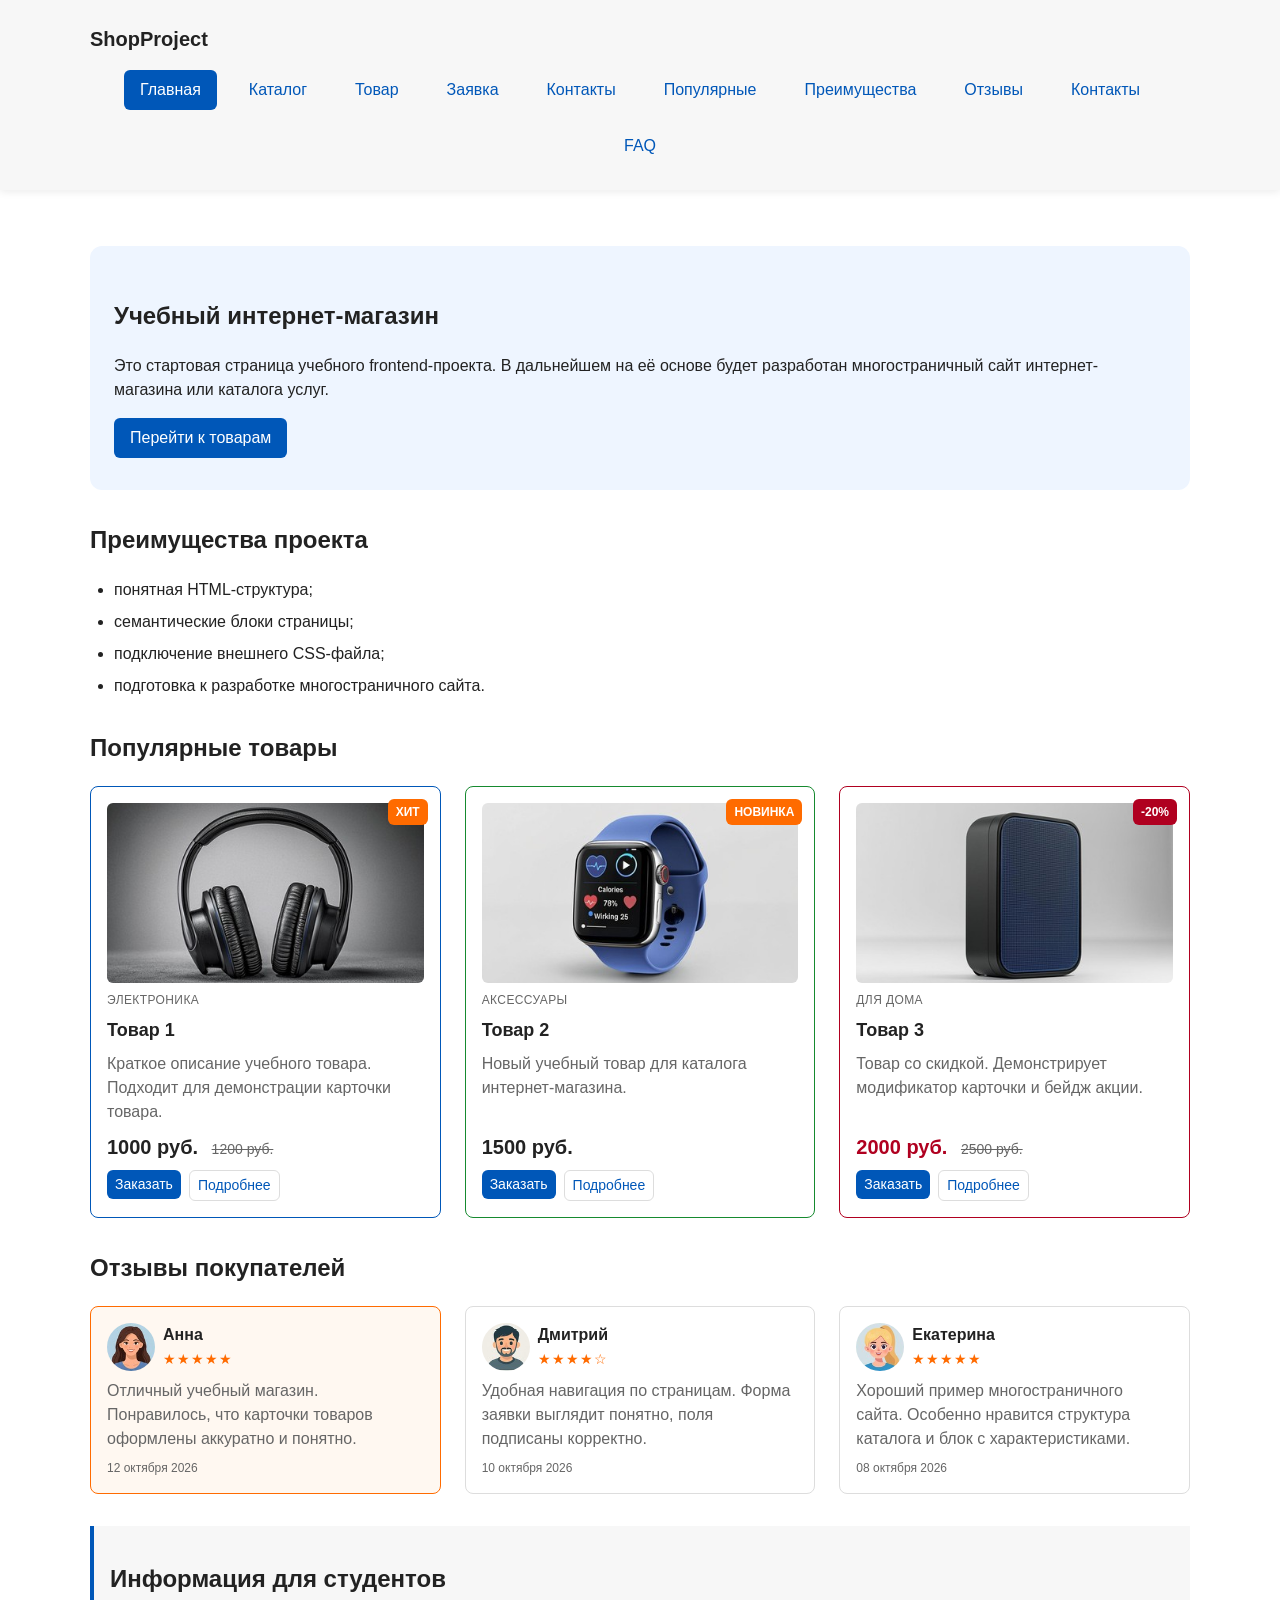
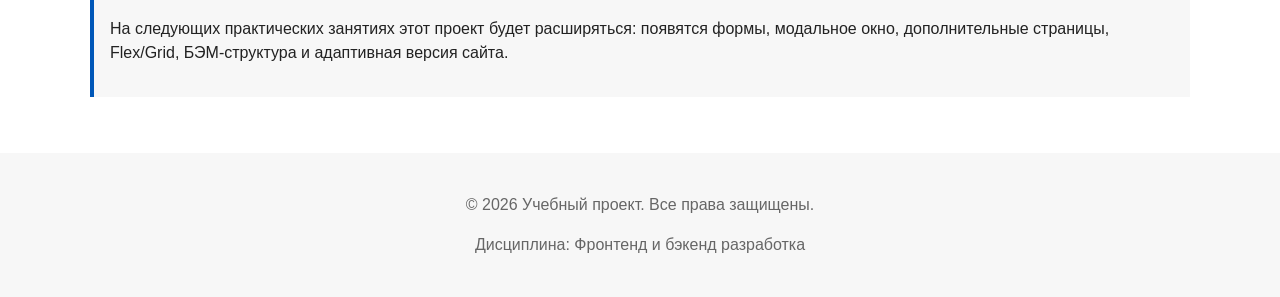
<file: index.html>
<!DOCTYPE html>
<html lang="ru">
<head>
    <meta charset="UTF-8">
    <meta name="viewport" content="width=device-width, initial-scale=1.0">
    <meta name="description" content="Главная страница учебного интернет-магазина.">
    <title>Главная — Учебный интернет-магазин</title>
    <link rel="stylesheet" href="css/style.css">
    <script src="js/main.js" defer></script>
</head>

<body>
   <header class="site-header">
    <div class="site-header__inner">
        <a class="site-header__logo" href="index.html">ShopProject</a>
            <nav class="site-nav" aria-label="Основная навигация">
                <ul class="site-nav__list">
                    <li class="site-nav__item">
                        <a class="site-nav__link site-nav__link--active" href="index.html">Главная</a>
                    </li>
                    <li class="site-nav__item">
                        <a class="site-nav__link" href="catalog.html">Каталог</a>
                    </li>
                    <li class="site-nav__item">
                        <a class="site-nav__link" href="product.html">Товар</a>
                    </li>
                    <li class="site-nav__item">
                        <a class="site-nav__link" href="order.html">Заявка</a>
                    </li>
                    <li class="site-nav__item">
                        <a class="site-nav__link" href="contacts.html">Контакты</a>
                    </li>
                    <li class="site-nav__item">
                        <a class="site-nav__link" href="index.html#popular">Популярные</a>
                    </li>
                    <li class="site-nav__item">
                        <a class="site-nav__link" href="index.html#advantages">Преимущества</a>
                    </li>
                    <li class="site-nav__item">
                        <a class="site-nav__link" href="index.html#reviews">Отзывы</a>
                    </li>
                    <li class="site-nav__item">
                        <a class="site-nav__link" href="index.html#contacts">Контакты</a>
                    </li>
                    <li class="site-nav__item">
                        <a class="site-nav__link" href="faq.html">FAQ</a>
                    </li>
                </ul>
            </nav>
        </div>
    </header>

    <main>
        <section class="hero">
            <h1>Учебный интернет-магазин</h1>
            <p>Это стартовая страница учебного frontend-проекта. В дальнейшем на её основе будет разработан многостраничный сайт интернет-магазина или каталога услуг.</p>
            <a class="button button--primary" href="#popular">Перейти к товарам</a>
        </section>

        <section class="section" id="advantages">
            <h2>Преимущества проекта</h2>
            <ul class="advantages">
                <li class="advantages__item">понятная HTML-структура;</li>
                <li class="advantages__item">семантические блоки страницы;</li>
                <li class="advantages__item">подключение внешнего CSS-файла;</li>
                <li class="advantages__item">подготовка к разработке многостраничного сайта.</li>
            </ul>
        </section>

        <section class="section" id="popular">
            <h2>Популярные товары</h2>

            <div class="products-grid">
                <article class="product-card product-card--featured">
                    <span class="product-card__badge">Хит</span>
                    <img
                        class="product-card__img"
                        src="images/product-1.jpg"
                        alt="Фотография товара 1"
                        width="400"
                        height="240"
                        loading="lazy"
                    >
                    <p class="product-card__category">Электроника</p>
                    <h3 class="product-card__title">Товар 1</h3>
                    <p class="product-card__description">
                        Краткое описание учебного товара. Подходит для демонстрации карточки товара.
                    </p>
                    <p class="product-card__price">
                        1000 руб.
                        <span class="product-card__old-price">1200 руб.</span>
                    </p>
                    <div class="product-card__actions">
                        <button
                            class="button button--primary product-card__button"
                            type="button"
                            data-product="Товар 1"
                        >
                            Заказать
                        </button>
                        <a class="button button--ghost" href="product.html">Подробнее</a>
                    </div>
                </article>

                <article class="product-card product-card--new">
                    <span class="product-card__badge product-card__badge--new">Новинка</span>
                    <img
                        class="product-card__img"
                        src="images/product-2.jpg"
                        alt="Фотография товара 2"
                        width="400"
                        height="240"
                        loading="lazy"
                    >
                    <p class="product-card__category">Аксессуары</p>
                    <h3 class="product-card__title">Товар 2</h3>
                    <p class="product-card__description">
                        Новый учебный товар для каталога интернет-магазина.
                    </p>
                    <p class="product-card__price">1500 руб.</p>
                    <div class="product-card__actions">
                        <button
                            class="button button--primary product-card__button"
                            type="button"
                            data-product="Товар 2"
                        >
                            Заказать
                        </button>
                        <a class="button button--ghost" href="product.html">Подробнее</a>
                    </div>
                </article>

                <article class="product-card product-card--discount">
                    <span class="product-card__badge product-card__badge--sale">-20%</span>
                    <img
                        class="product-card__img"
                        src="images/product-3.jpg"
                        alt="Фотография товара 3"
                        width="400"
                        height="240"
                        loading="lazy"
                    >
                    <p class="product-card__category">Для дома</p>
                    <h3 class="product-card__title">Товар 3</h3>
                    <p class="product-card__description">
                        Товар со скидкой. Демонстрирует модификатор карточки и бейдж акции.
                    </p>
                    <p class="product-card__price product-card__price--discount">
                        2000 руб.
                        <span class="product-card__old-price">2500 руб.</span>
                    </p>
                    <div class="product-card__actions">
                        <button
                            class="button button--primary product-card__button"
                            type="button"
                            data-product="Товар 3"
                        >
                            Заказать
                        </button>
                        <a class="button button--ghost" href="product.html">Подробнее</a>
                    </div>
                </article>
            </div>
        </section>

        <section class="section" id="reviews">
            <h2>Отзывы покупателей</h2>

            <div class="reviews-grid">
                <article class="review-card review-card--highlight">
                    <div class="review-card__header">
                        <img
                            class="review-card__avatar"
                            src="images/review-1.jpg"
                            alt="Фотография автора отзыва"
                            width="80"
                            height="80"
                            loading="lazy"
                        >
                        <div>
                            <p class="review-card__author">Анна</p>
                            <span class="review-card__rating" aria-label="Оценка 5 из 5">★★★★★</span>
                        </div>
                    </div>
                    <p class="review-card__text">
                        Отличный учебный магазин. Понравилось, что карточки товаров оформлены аккуратно и понятно.
                    </p>
                    <p class="review-card__date">12 октября 2026</p>
                </article>

                <article class="review-card">
                    <div class="review-card__header">
                        <img
                            class="review-card__avatar"
                            src="images/review-2.jpg"
                            alt="Фотография автора отзыва"
                            width="80"
                            height="80"
                            loading="lazy"
                        >
                        <div>
                            <p class="review-card__author">Дмитрий</p>
                            <span class="review-card__rating" aria-label="Оценка 4 из 5">★★★★☆</span>
                        </div>
                    </div>
                    <p class="review-card__text">
                        Удобная навигация по страницам. Форма заявки выглядит понятно, поля подписаны корректно.
                    </p>
                    <p class="review-card__date">10 октября 2026</p>
                </article>

                <article class="review-card">
                    <div class="review-card__header">
                        <img
                            class="review-card__avatar"
                            src="images/review-3.jpg"
                            alt="Фотография автора отзыва"
                            width="80"
                            height="80"
                            loading="lazy"
                        >
                        <div>
                            <p class="review-card__author">Екатерина</p>
                            <span class="review-card__rating" aria-label="Оценка 5 из 5">★★★★★</span>
                        </div>
                    </div>
                    <p class="review-card__text">
                        Хороший пример многостраничного сайта. Особенно нравится структура каталога и блок с характеристиками.
                    </p>
                    <p class="review-card__date">08 октября 2026</p>
                </article>
            </div>
        </section>

        <aside class="aside-info">
            <h2>Информация для студентов</h2>
            <p>На следующих практических занятиях этот проект будет расширяться: появятся формы, модальное окно, дополнительные страницы, Flex/Grid, БЭМ-структура и адаптивная версия сайта.</p>
        </aside>
    </main>

    <footer class="site-footer" id="contacts">
        <p>&copy; 2026 Учебный проект. Все права защищены.</p>
        <p>Дисциплина: Фронтенд и бэкенд разработка</p>
    </footer>

    <button class="scroll-top-button" id="scroll-top-button" type="button" aria-label="Наверх">
        ↑
    </button>

    <dialog class="order-dialog" id="order-dialog" aria-labelledby="order-dialog-title">
        <h2 class="order-dialog__title" id="order-dialog-title">Оформление заявки</h2>

        <form class="order-form" id="order-form" action="#" method="post" novalidate>
            <input class="order-form__hidden" id="selected-product" name="selected-product" type="hidden">

            <div class="order-form__field">
                <label class="order-form__label" for="order-name">Имя</label>
                <input class="order-form__input" id="order-name" name="name" type="text" placeholder="Введите ваше имя" minlength="2" autocomplete="given-name" required>
            </div>

            <div class="order-form__field">
                <label class="order-form__label" for="order-email">E-mail</label>
                <input class="order-form__input" id="order-email" name="email" type="email" placeholder="example@mail.ru" autocomplete="email" required>
            </div>

            <div class="order-form__field">
                <label class="order-form__label" for="order-phone">Телефон</label>
                <input class="order-form__input" id="order-phone" name="phone" type="tel" inputmode="tel" placeholder="+7(900) 000-00-00" pattern="^\+7\(\d{3}\)\d{3}-\d{2}-\d{2}$" required>
                <small class="order-form__hint">Формат: +7(900) 000-00-00</small>
            </div>

            <div class="order-form__field">
                <label class="order-form__label" for="order-date">Дата связи</label>
                <input class="order-form__input" id="order-date" name="date" type="date">
            </div>

            <div class="order-form__field">
                <label class="order-form__label" for="order-topic">Тема заявки</label>
                <select class="order-form__select" id="order-topic" name="topic" required>
                    <option value="">Выберите тему</option>
                    <option value="product">Заказ товара</option>
                    <option value="consultation">Консультация</option>
                    <option value="delivery">Доставка</option>
                </select>
            </div>

            <div class="order-form__field">
                <label class="order-form__label" for="order-comment">Комментарий</label>
                <textarea class="order-form__textarea" id="order-comment" name="comment" rows="4" placeholder="Укажите дополнительную информацию"></textarea>
            </div>

            <div class="order-form__field order-form__field--checkbox">
                <label class="order-form__label order-form__label--checkbox">
                    <input class="order-form__checkbox" id="order-agreement" name="agreement" type="checkbox" required>
                    Я согласен на обработку данных
                </label>
            </div>

            <div class="order-form__actions">
                <button class="button button--secondary" type="button" id="close-order-dialog">Закрыть</button>
                <button class="button button--primary" type="submit">Отправить заявку</button>
            </div>
        </form>
    </dialog>

    <p class="success-message" id="success-message" hidden>
        Форма успешно отправлена!
    </p>
</body>
</html>
</file>
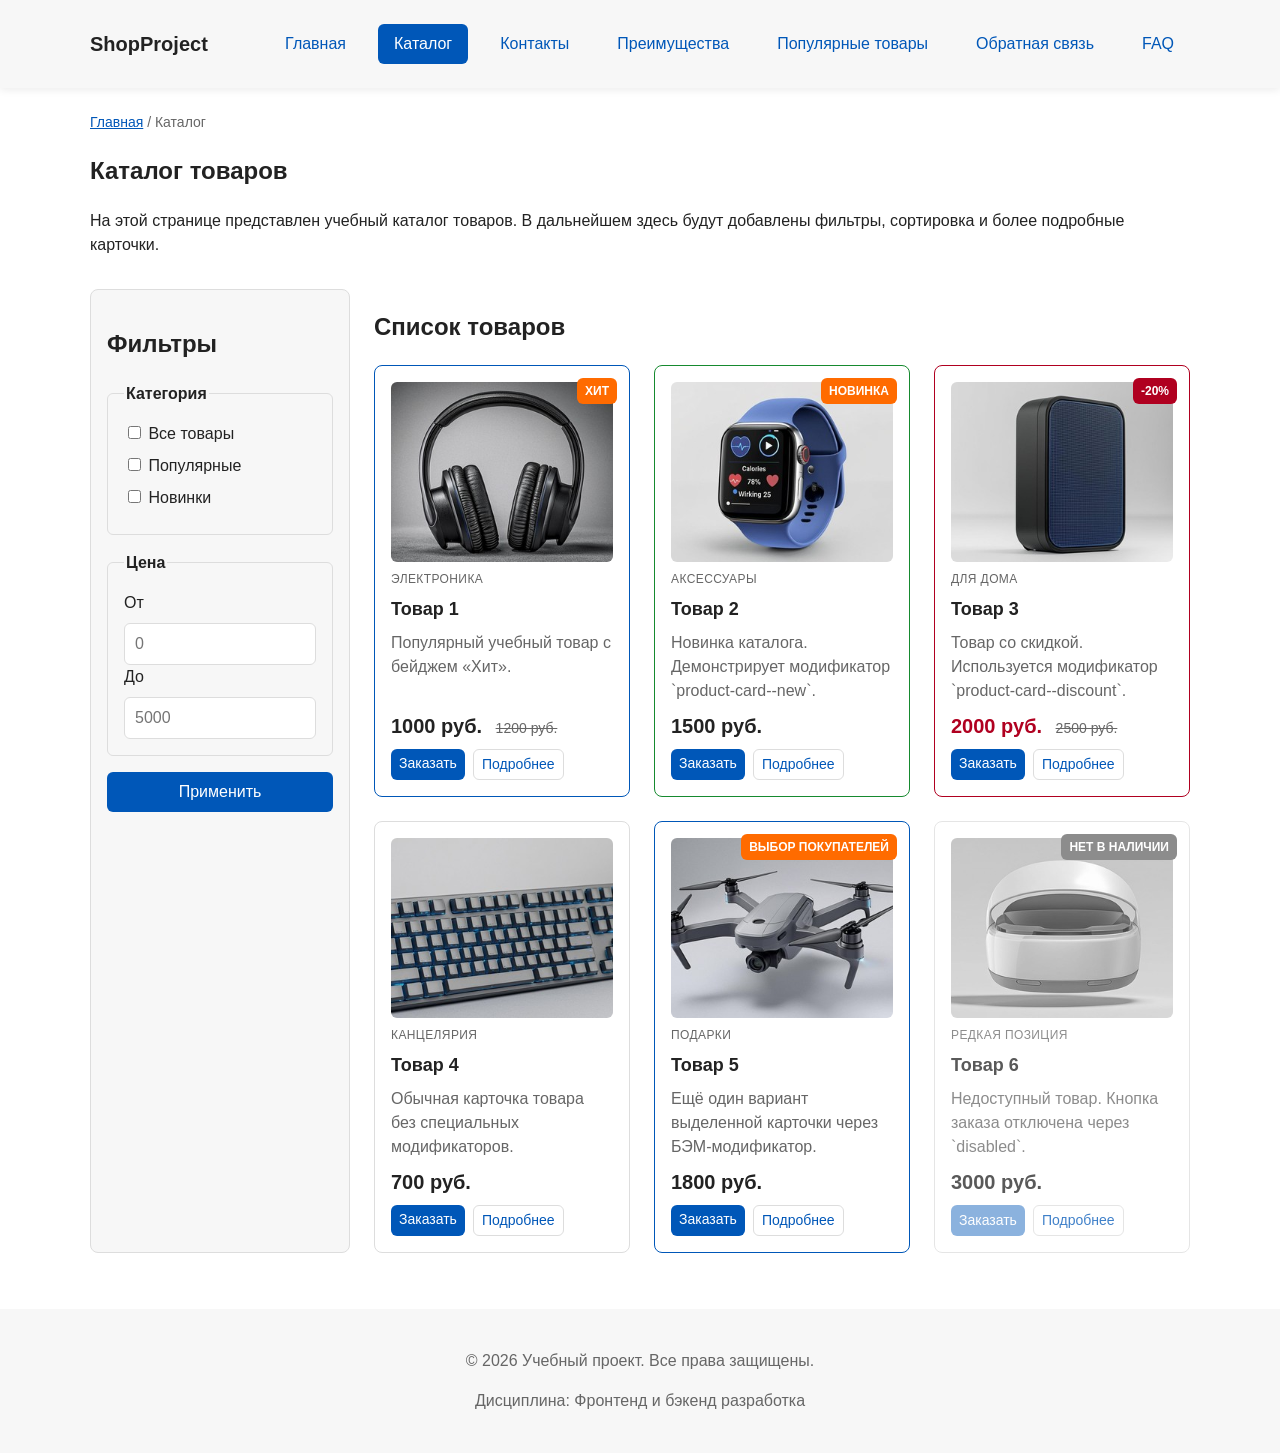
<file: catalog.html>
<!DOCTYPE html>
<html lang="ru">
<head>
    <meta charset="UTF-8">
    <meta name="viewport" content="width=device-width, initial-scale=1.0">
    <meta name="description" content="Каталог товаров учебного интернет-магазина.">
    <title>Каталог товаров — Учебный интернет-магазин</title>
    <link rel="stylesheet" href="css/style.css">
    <script src="js/main.js" defer></script>
</head>

<button class="scroll-top-button" id="scroll-top-button" type="button" aria-label="Наверх">↑</button>

<body>
    <header class="site-header">
        <div class="site-header__inner">
            <a class="site-header__logo" href="index.html">ShopProject</a>
            <nav class="site-nav" aria-label="Основная навигация">
                <ul class="site-nav__list">
                    <li class="site-nav__item">
                        <a class="site-nav__link" href="index.html">Главная</a>
                    </li>
                    <li class="site-nav__item">
                        <a class="site-nav__link site-nav__link--active" href="catalog.html">Каталог</a>
                    </li>
                    <li class="site-nav__item">
                        <a class="site-nav__link" href="contacts.html">Контакты</a>
                    </li>
                    <li class="site-nav__item">
                        <a class="site-nav__link" href="index.html#advantages">Преимущества</a>
                    </li>
                    <li class="site-nav__item">
                        <a class="site-nav__link" href="index.html#popular">Популярные товары</a>
                    </li>
                    <li class="site-nav__item">
                        <a class="site-nav__link" href="index.html#contacts">Обратная связь</a>
                    </li>
                    <li class="site-nav__item">
                        <a class="site-nav__link" href="faq.html">FAQ</a>
                    </li>
                </ul>
            </nav>
        </div>
    </header>

    <main>
        <nav class="breadcrumbs" aria-label="Хлебные крошки">
            <a class="breadcrumbs__link" href="index.html">Главная</a>
            <span class="breadcrumbs__current">Каталог</span>
        </nav>

        <section class="section">
            <h1>Каталог товаров</h1>
            <p>
                На этой странице представлен учебный каталог товаров.
                В дальнейшем здесь будут добавлены фильтры, сортировка и более
                подробные карточки.
            </p>
        </section>

        <section class="catalog-layout">
            <aside class="catalog-filters">
                <h2>Фильтры</h2>
                <form class="filters-form" action="#" method="get">
                    <fieldset class="filters-form__fieldset">
                        <legend class="filters-form__legend">Категория</legend>
                        <label class="filters-form__label">
                            <input class="filters-form__checkbox" type="checkbox" name="category" value="all">
                            Все товары
                        </label>
                        <label class="filters-form__label">
                            <input class="filters-form__checkbox" type="checkbox" name="category" value="popular">
                            Популярные
                        </label>
                        <label class="filters-form__label">
                            <input class="filters-form__checkbox" type="checkbox" name="category" value="new">
                            Новинки
                        </label>
                    </fieldset>

                    <fieldset class="filters-form__fieldset">
                        <legend class="filters-form__legend">Цена</legend>
                        <label class="filters-form__label" for="price-from">От</label>
                        <input class="filters-form__input" id="price-from" name="price-from" type="number" min="0" placeholder="0">
                        <label class="filters-form__label" for="price-to">До</label>
                        <input class="filters-form__input" id="price-to" name="price-to" type="number" min="0" placeholder="5000">
                    </fieldset>

                    <button class="button button--primary" type="submit">Применить</button>
                </form>
            </aside>

            <section class="catalog-products">
                <h2>Список товаров</h2>
                <div class="products-grid">
                    <article class="product-card product-card--featured">
                        <span class="product-card__badge">Хит</span>
                        <img
                            class="product-card__img"
                            src="images/product-1.jpg"
                            alt="Фотография товара 1"
                            width="400"
                            height="240"
                            loading="lazy"
                        >
                        <p class="product-card__category">Электроника</p>
                        <h3 class="product-card__title">Товар 1</h3>
                        <p class="product-card__description">
                            Популярный учебный товар с бейджем «Хит».
                        </p>
                        <p class="product-card__price">
                            1000 руб.
                            <span class="product-card__old-price">1200 руб.</span>
                        </p>
                        <div class="product-card__actions">
                            <a class="button button--primary" href="order.html">Заказать</a>
                            <a class="button button--ghost" href="product.html">Подробнее</a>
                        </div>
                    </article>

                    <article class="product-card product-card--new">
                        <span class="product-card__badge product-card__badge--new">Новинка</span>
                        <img
                            class="product-card__img"
                            src="images/product-2.jpg"
                            alt="Фотография товара 2"
                            width="400"
                            height="240"
                            loading="lazy"
                        >
                        <p class="product-card__category">Аксессуары</p>
                        <h3 class="product-card__title">Товар 2</h3>
                        <p class="product-card__description">
                            Новинка каталога. Демонстрирует модификатор `product-card--new`.
                        </p>
                        <p class="product-card__price">1500 руб.</p>
                        <div class="product-card__actions">
                            <a class="button button--primary" href="order.html">Заказать</a>
                            <a class="button button--ghost" href="product.html">Подробнее</a>
                        </div>
                    </article>

                    <article class="product-card product-card--discount">
                        <span class="product-card__badge product-card__badge--sale">-20%</span>
                        <img
                            class="product-card__img"
                            src="images/product-3.jpg"
                            alt="Фотография товара 3"
                            width="400"
                            height="240"
                            loading="lazy"
                        >
                        <p class="product-card__category">Для дома</p>
                        <h3 class="product-card__title">Товар 3</h3>
                        <p class="product-card__description">
                            Товар со скидкой. Используется модификатор `product-card--discount`.
                        </p>
                        <p class="product-card__price product-card__price--discount">
                            2000 руб.
                            <span class="product-card__old-price">2500 руб.</span>
                        </p>
                        <div class="product-card__actions">
                            <a class="button button--primary" href="order.html">Заказать</a>
                            <a class="button button--ghost" href="product.html">Подробнее</a>
                        </div>
                    </article>

                    <article class="product-card">
                        <img
                            class="product-card__img"
                            src="images/product-4.jpg"
                            alt="Фотография товара 4"
                            width="400"
                            height="240"
                            loading="lazy"
                        >
                        <p class="product-card__category">Канцелярия</p>
                        <h3 class="product-card__title">Товар 4</h3>
                        <p class="product-card__description">
                            Обычная карточка товара без специальных модификаторов.
                        </p>
                        <p class="product-card__price">700 руб.</p>
                        <div class="product-card__actions">
                            <a class="button button--primary" href="order.html">Заказать</a>
                            <a class="button button--ghost" href="product.html">Подробнее</a>
                        </div>
                    </article>

                    <article class="product-card product-card--featured">
                        <span class="product-card__badge">Выбор покупателей</span>
                        <img
                            class="product-card__img"
                            src="images/product-5.jpg"
                            alt="Фотография товара 5"
                            width="400"
                            height="240"
                            loading="lazy"
                        >
                        <p class="product-card__category">Подарки</p>
                        <h3 class="product-card__title">Товар 5</h3>
                        <p class="product-card__description">
                            Ещё один вариант выделенной карточки через БЭМ-модификатор.
                        </p>
                        <p class="product-card__price">1800 руб.</p>
                        <div class="product-card__actions">
                            <a class="button button--primary" href="order.html">Заказать</a>
                            <a class="button button--ghost" href="product.html">Подробнее</a>
                        </div>
                    </article>

                    <article class="product-card product-card--unavailable">
                        <span class="product-card__badge product-card__badge--out">Нет в наличии</span>
                        <img
                            class="product-card__img"
                            src="images/product-6.jpg"
                            alt="Фотография товара 6"
                            width="400"
                            height="240"
                            loading="lazy"
                        >
                        <p class="product-card__category">Редкая позиция</p>
                        <h3 class="product-card__title">Товар 6</h3>
                        <p class="product-card__description">
                            Недоступный товар. Кнопка заказа отключена через `disabled`.
                        </p>
                        <p class="product-card__price">3000 руб.</p>
                        <div class="product-card__actions">
                            <button class="button button--primary" type="button" disabled>Заказать</button>
                            <a class="button button--ghost" href="product.html">Подробнее</a>
                        </div>
                    </article>
                </div>
            </section>
        </section>
    </main>

    <footer class="site-footer">
        <p>&copy; 2026 Учебный проект. Все права защищены.</p>
        <p>Дисциплина: Фронтенд и бэкенд разработка</p>
    </footer>
</body>
</html>
</file>
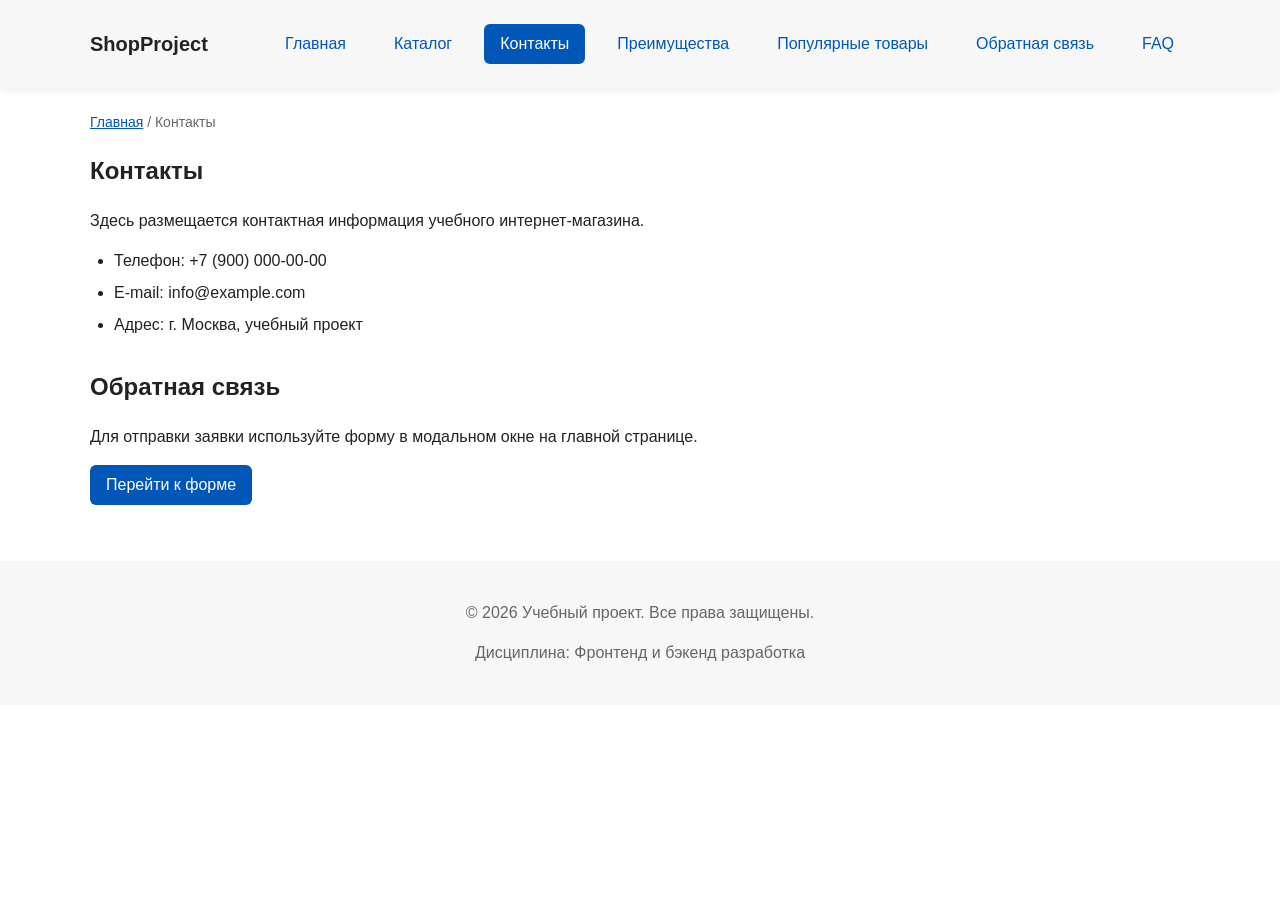
<file: contacts.html>
<!DOCTYPE html>
<html lang="ru">
<head>
    <meta charset="UTF-8">
    <meta name="viewport" content="width=device-width, initial-scale=1.0">
    <meta name="description" content="Контактная информация учебного интернет-магазина.">
    <title>Контакты — Учебный интернет-магазин</title>
    <link rel="stylesheet" href="css/style.css">
    <script src="js/main.js" defer></script>
</head>

<button class="scroll-top-button" id="scroll-top-button" type="button" aria-label="Наверх">↑</button>

<body>
    <header class="site-header">
        <div class="site-header__inner">
            <a class="site-header__logo" href="index.html">ShopProject</a>
            <nav class="site-nav" aria-label="Основная навигация">
                <ul class="site-nav__list">
                    <li class="site-nav__item">
                        <a class="site-nav__link" href="index.html">Главная</a>
                    </li>
                    <li class="site-nav__item">
                        <a class="site-nav__link" href="catalog.html">Каталог</a>
                    </li>
                    <li class="site-nav__item">
                        <a class="site-nav__link site-nav__link--active" href="contacts.html">Контакты</a>
                    </li>
                    <li class="site-nav__item">
                        <a class="site-nav__link" href="index.html#advantages">Преимущества</a>
                    </li>
                    <li class="site-nav__item">
                        <a class="site-nav__link" href="index.html#popular">Популярные товары</a>
                    </li>
                    <li class="site-nav__item">
                        <a class="site-nav__link" href="index.html#contacts">Обратная связь</a>
                    </li>
                    <li class="site-nav__item">
                        <a class="site-nav__link" href="faq.html">FAQ</a>
                    </li>
                </ul>
            </nav>
        </div>
    </header>

    <main>
        <nav class="breadcrumbs" aria-label="Хлебные крошки">
            <a class="breadcrumbs__link" href="index.html">Главная</a>
            <span class="breadcrumbs__current">Контакты</span>
        </nav>

        <section class="section">
            <h1>Контакты</h1>
            <p>
                Здесь размещается контактная информация учебного интернет-магазина.
            </p>
            <ul class="contacts-list">
                <li class="contacts-list__item">Телефон: +7 (900) 000-00-00</li>
                <li class="contacts-list__item">E-mail: info@example.com</li>
                <li class="contacts-list__item">Адрес: г. Москва, учебный проект</li>
            </ul>
        </section>

        <section class="section" id="feedback">
            <h2>Обратная связь</h2>
            <p>
                Для отправки заявки используйте форму в модальном окне на главной странице.
            </p>
            <a class="button button--primary" href="index.html#contacts">Перейти к форме</a>
        </section>
    </main>

    <footer class="site-footer">
        <p>&copy; 2026 Учебный проект. Все права защищены.</p>
        <p>Дисциплина: Фронтенд и бэкенд разработка</p>
    </footer>
</body>
</html>
</file>
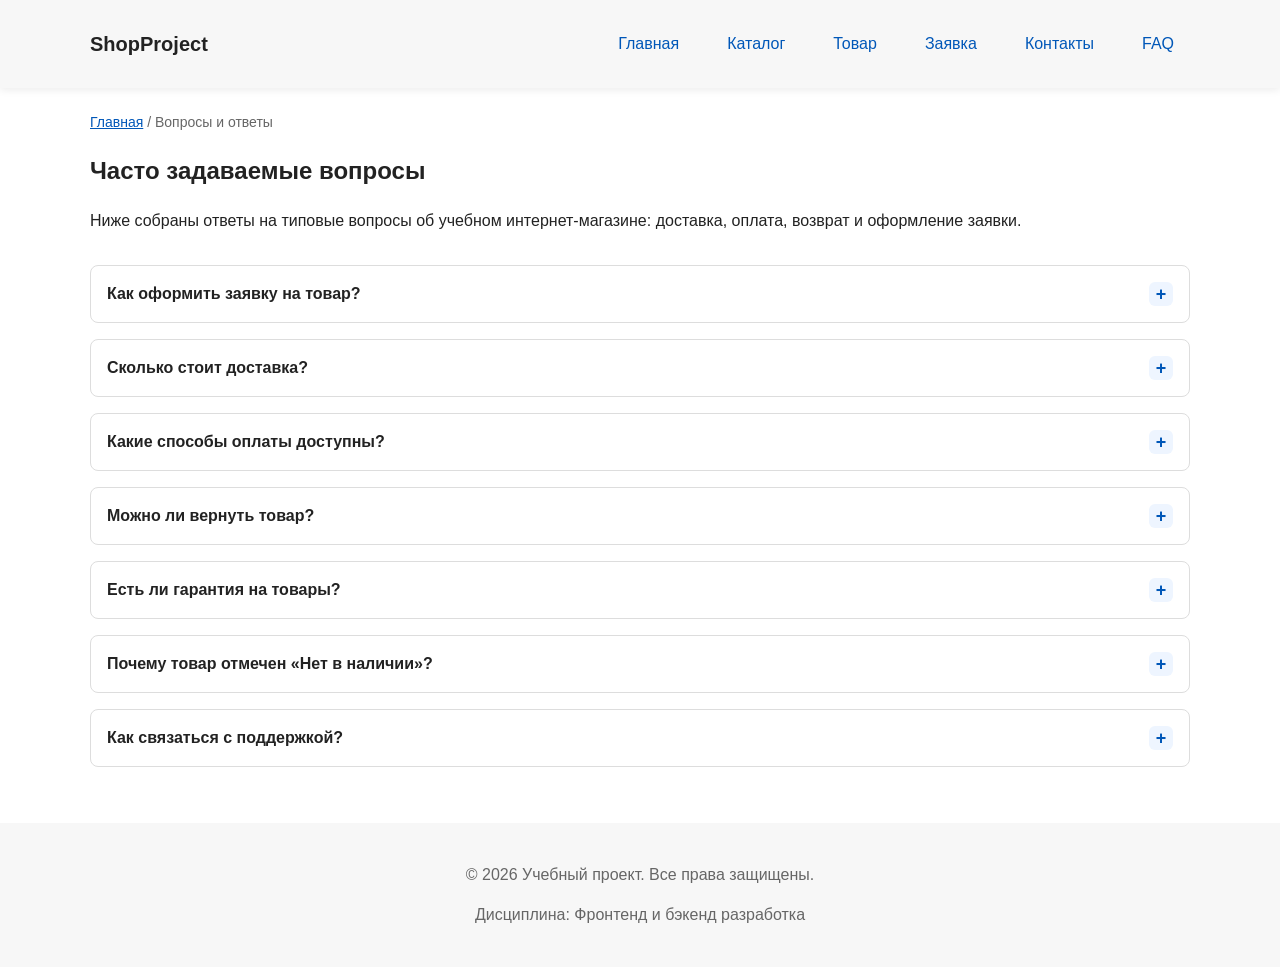
<file: faq.html>
<!DOCTYPE html>
<html lang="ru">
<head>
    <meta charset="UTF-8">
    <meta name="viewport" content="width=device-width, initial-scale=1.0">
    <meta name="description" content="Часто задаваемые вопросы учебного интернет-магазина: доставка, оплата, возврат и оформление заявки.">
    <title>Вопросы и ответы — Учебный интернет-магазин</title>
    <link rel="stylesheet" href="css/style.css">
    <script src="js/main.js" defer></script>
</head>

<body>
    <header class="site-header">
        <div class="site-header__inner">
            <a class="site-header__logo" href="index.html">ShopProject</a>
            <nav class="site-nav" aria-label="Основная навигация">
                <ul class="site-nav__list">
                    <li class="site-nav__item">
                        <a class="site-nav__link" href="index.html">Главная</a>
                    </li>
                    <li class="site-nav__item">
                        <a class="site-nav__link" href="catalog.html">Каталог</a>
                    </li>
                    <li class="site-nav__item">
                        <a class="site-nav__link" href="product.html">Товар</a>
                    </li>
                    <li class="site-nav__item">
                        <a class="site-nav__link" href="order.html">Заявка</a>
                    </li>
                    <li class="site-nav__item">
                        <a class="site-nav__link" href="contacts.html">Контакты</a>
                    </li>
                    <li class="site-nav__item">
                        <a class="site-nav__link" href="faq.html">FAQ</a>
                    </li>
                </ul>
            </nav>
        </div>
    </header>

    <main>
        <nav class="breadcrumbs" aria-label="Хлебные крошки">
            <a class="breadcrumbs__link" href="index.html">Главная</a>
            <span class="breadcrumbs__current">Вопросы и ответы</span>
        </nav>

        <section class="section">
            <h1>Часто задаваемые вопросы</h1>
            <p>
                Ниже собраны ответы на типовые вопросы об учебном интернет-магазине:
                доставка, оплата, возврат и оформление заявки.
            </p>
        </section>

        <section class="faq" aria-label="Вопросы и ответы">
            <div class="faq__list">

                <details class="faq__item">
                    <summary class="faq__question">Как оформить заявку на товар?</summary>
                    <div class="faq__answer">
                        <p>
                            Откройте карточку товара в каталоге и нажмите «Заказать» —
                            откроется модальное окно с формой. Также заявка доступна
                            на отдельной странице <a href="order.html">«Заявка»</a>.
                        </p>
                    </div>
                </details>

                <details class="faq__item">
                    <summary class="faq__question">Сколько стоит доставка?</summary>
                    <div class="faq__answer">
                        <p>
                            Стоимость зависит от тарифа. Базовая доставка бесплатна,
                            стандартный тариф — 199 руб., премиум — 399 руб.
                            Подробное сравнение тарифов приведено в таблице
                            на странице заявки.
                        </p>
                    </div>
                </details>

                <details class="faq__item">
                    <summary class="faq__question">Какие способы оплаты доступны?</summary>
                    <div class="faq__answer">
                        <p>
                            В учебном проекте реализована только форма заявки без
                            реального платежа. В боевом магазине здесь были бы
                            банковская карта, СБП и оплата при получении.
                        </p>
                    </div>
                </details>

                <details class="faq__item">
                    <summary class="faq__question">Можно ли вернуть товар?</summary>
                    <div class="faq__answer">
                        <p>
                            Да. Для возврата оформите заявку с темой «Консультация»
                            и укажите номер заказа в комментарии. Менеджер свяжется
                            с вами в рабочее время.
                        </p>
                    </div>
                </details>

                <details class="faq__item">
                    <summary class="faq__question">Есть ли гарантия на товары?</summary>
                    <div class="faq__answer">
                        <p>
                            Гарантия указана в таблице характеристик каждой карточки
                            товара. Например, на «Товар 1» — 12 месяцев, на
                            аксессуары — 6 месяцев.
                        </p>
                    </div>
                </details>

                <details class="faq__item">
                    <summary class="faq__question">Почему товар отмечен «Нет в наличии»?</summary>
                    <div class="faq__answer">
                        <p>
                            Такие карточки используют модификатор
                            <code>product-card--unavailable</code>: изображение
                            обесцвечено, а кнопка заказа отключена через
                            <code>disabled</code>. Это демонстрация состояний
                            интерфейса.
                        </p>
                    </div>
                </details>

                <details class="faq__item">
                    <summary class="faq__question">Как связаться с поддержкой?</summary>
                    <div class="faq__answer">
                        <p>
                            Телефон, e-mail и адрес указаны на странице
                            <a href="contacts.html">«Контакты»</a>. Там же есть
                            ссылка на форму обратной связи.
                        </p>
                    </div>
                </details>

            </div>
        </section>
    </main>

    <footer class="site-footer">
        <p>&copy; 2026 Учебный проект. Все права защищены.</p>
        <p>Дисциплина: Фронтенд и бэкенд разработка</p>
    </footer>

    <button class="scroll-top-button" id="scroll-top-button" type="button" aria-label="Наверх">↑</button>
</body>
</html>
</file>
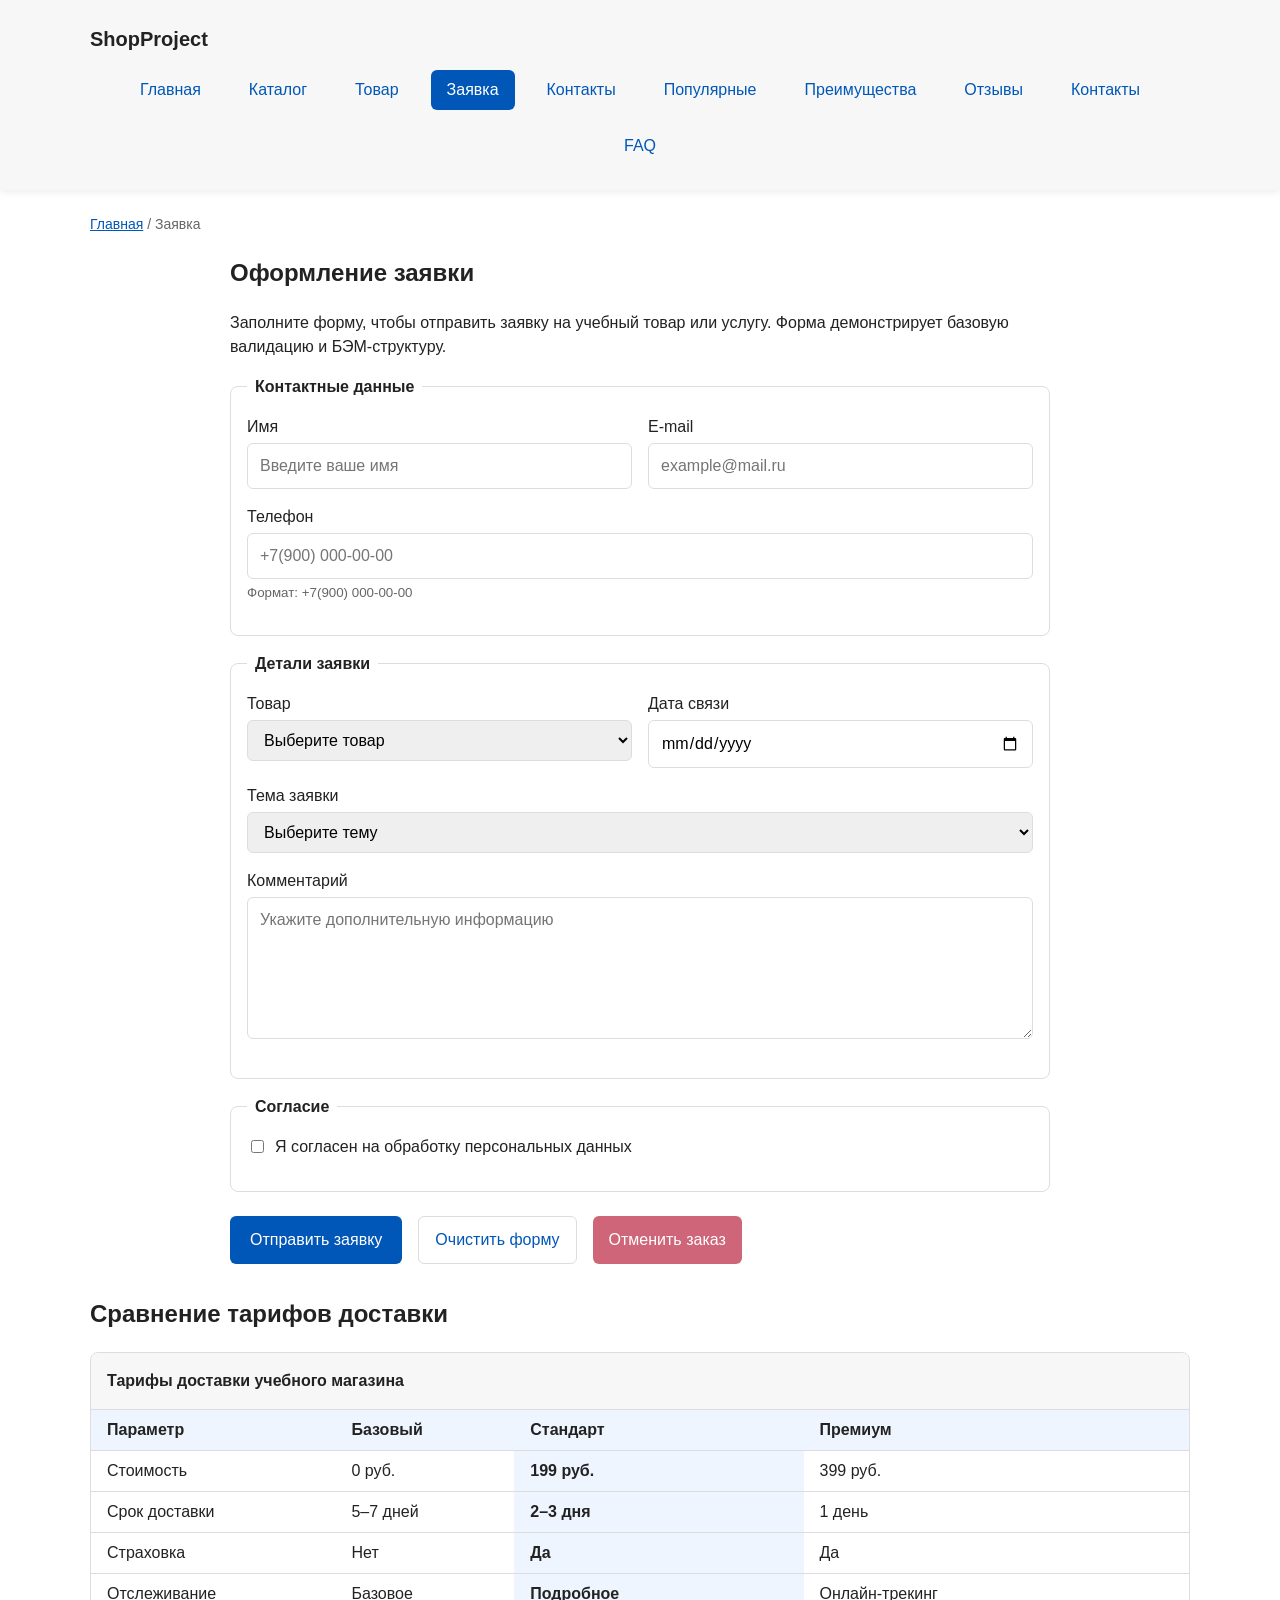
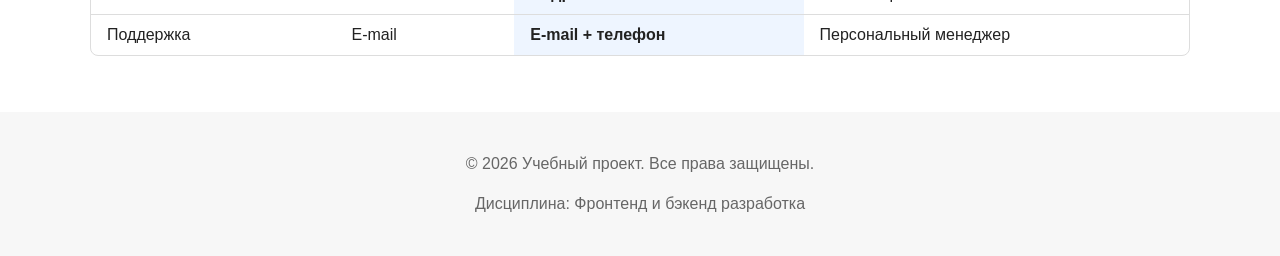
<file: order.html>
<!DOCTYPE html>
<html lang="ru">
<head>
    <meta charset="UTF-8">
    <meta name="viewport" content="width=device-width, initial-scale=1.0">
    <meta name="description" content="Страница оформления заявки учебного интернет-магазина.">
    <title>Оформление заявки — Учебный интернет-магазин</title>
    <link rel="stylesheet" href="css/style.css">
    <script src="js/main.js" defer></script>
</head>

<body>
    <header class="site-header">
        <div class="site-header__inner">
            <a class="site-header__logo" href="index.html">ShopProject</a>

            <nav class="site-nav" aria-label="Основная навигация">
                <ul class="site-nav__list">
                    <li class="site-nav__item">
                        <a class="site-nav__link" href="index.html">Главная</a>
                    </li>
                    <li class="site-nav__item">
                        <a class="site-nav__link" href="catalog.html">Каталог</a>
                    </li>
                    <li class="site-nav__item">
                        <a class="site-nav__link" href="product.html">Товар</a>
                    </li>
                    <li class="site-nav__item">
                        <a class="site-nav__link site-nav__link--active" href="order.html">Заявка</a>
                    </li>
                    <li class="site-nav__item">
                        <a class="site-nav__link" href="contacts.html">Контакты</a>
                    </li>
                    <li class="site-nav__item">
                        <a class="site-nav__link" href="index.html#popular">Популярные</a>
                    </li>
                    <li class="site-nav__item">
                        <a class="site-nav__link" href="index.html#advantages">Преимущества</a>
                    </li>
                    <li class="site-nav__item">
                        <a class="site-nav__link" href="index.html#reviews">Отзывы</a>
                    </li>
                    <li class="site-nav__item">
                        <a class="site-nav__link" href="index.html#contacts">Контакты</a>
                    </li>
                    <li class="site-nav__item">
                        <a class="site-nav__link" href="faq.html">FAQ</a>
                    </li>
                </ul>
            </nav>
        </div>
    </header>

    <main>
        <nav class="breadcrumbs" aria-label="Хлебные крошки">
            <a class="breadcrumbs__link" href="index.html">Главная</a>
            <span class="breadcrumbs__current">Заявка</span>
        </nav>

        <section class="order-page">
            <h1>Оформление заявки</h1>
            <p>
                Заполните форму, чтобы отправить заявку на учебный товар или услугу.
                Форма демонстрирует базовую валидацию и БЭМ-структуру.
            </p>

            <form class="order-form" action="#" method="post" novalidate>
                <fieldset class="order-form__fieldset">
                    <legend class="order-form__legend">Контактные данные</legend>

                    <div class="order-form__row">
                        <div class="order-form__field">
                            <label class="order-form__label" for="order-name">Имя</label>
                            <input
                                class="order-form__input"
                                id="order-name"
                                name="name"
                                type="text"
                                placeholder="Введите ваше имя"
                                minlength="2"
                                autocomplete="given-name"
                                required
                            >
                        </div>

                        <div class="order-form__field">
                            <label class="order-form__label" for="order-email">E-mail</label>
                            <input
                                class="order-form__input"
                                id="order-email"
                                name="email"
                                type="email"
                                placeholder="example@mail.ru"
                                autocomplete="email"
                                required
                            >
                        </div>
                    </div>

                    <div class="order-form__field">
                        <label class="order-form__label" for="order-phone">Телефон</label>
                        <input
                            class="order-form__input"
                            id="order-phone"
                            name="phone"
                            type="tel"
                            inputmode="tel"
                            placeholder="+7(900) 000-00-00"
                            pattern="^\+7\(\d{3}\)\d{3}-\d{2}-\d{2}$"
                            required
                        >
                        <small class="order-form__hint">Формат: +7(900) 000-00-00</small>
                    </div>
                </fieldset>

                <fieldset class="order-form__fieldset">
                    <legend class="order-form__legend">Детали заявки</legend>

                    <div class="order-form__row">
                        <div class="order-form__field">
                            <label class="order-form__label" for="order-product">Товар</label>
                            <select class="order-form__select" id="order-product" name="product" required>
                                <option value="">Выберите товар</option>
                                <option value="Товар 1">Товар 1</option>
                                <option value="Товар 2">Товар 2</option>
                                <option value="Товар 3">Товар 3</option>
                                <option value="Товар 4">Товар 4</option>
                            </select>
                        </div>

                        <div class="order-form__field">
                            <label class="order-form__label" for="order-date">Дата связи</label>
                            <input
                                class="order-form__input"
                                id="order-date"
                                name="date"
                                type="date"
                            >
                        </div>
                    </div>

                    <div class="order-form__field">
                        <label class="order-form__label" for="order-topic">Тема заявки</label>
                        <select class="order-form__select" id="order-topic" name="topic" required>
                            <option value="">Выберите тему</option>
                            <option value="product">Заказ товара</option>
                            <option value="consultation">Консультация</option>
                            <option value="delivery">Доставка</option>
                        </select>
                    </div>

                    <div class="order-form__field">
                        <label class="order-form__label" for="order-comment">Комментарий</label>
                        <textarea
                            class="order-form__textarea"
                            id="order-comment"
                            name="comment"
                            rows="5"
                            placeholder="Укажите дополнительную информацию"
                        ></textarea>
                    </div>
                </fieldset>

                <fieldset class="order-form__fieldset">
                    <legend class="order-form__legend">Согласие</legend>

                    <div class="order-form__field order-form__field--checkbox">
                        <label class="order-form__label order-form__label--checkbox">
                            <input
                                class="order-form__checkbox"
                                id="order-agreement"
                                name="agreement"
                                type="checkbox"
                                required
                            >
                            Я согласен на обработку персональных данных
                        </label>
                    </div>
                </fieldset>

                <div class="order-form__actions">
                    <button class="button button--primary button--large" type="submit">
                        Отправить заявку
                    </button>
                    <button class="button button--ghost" type="reset">
                        Очистить форму
                    </button>
                    <button class="button button--danger" type="button" disabled>
                        Отменить заказ
                    </button>
                </div>
            </form>

            <p class="success-message" id="success-message" hidden>
                Форма успешно отправлена!
            </p>
        </section>

        <section class="section">
            <h2>Сравнение тарифов доставки</h2>

            <div class="table-wrapper">
                <table class="data-table comparison-table">
                    <caption>Тарифы доставки учебного магазина</caption>
                    <thead>
                        <tr>
                            <th scope="col">Параметр</th>
                            <th scope="col">Базовый</th>
                            <th scope="col">Стандарт</th>
                            <th scope="col">Премиум</th>
                        </tr>
                    </thead>
                    <tbody>
                        <tr>
                            <td>Стоимость</td>
                            <td>0 руб.</td>
                            <td class="comparison-table__cell--selected">199 руб.</td>
                            <td>399 руб.</td>
                        </tr>
                        <tr>
                            <td>Срок доставки</td>
                            <td>5–7 дней</td>
                            <td class="comparison-table__cell--selected">2–3 дня</td>
                            <td>1 день</td>
                        </tr>
                        <tr>
                            <td>Страховка</td>
                            <td>Нет</td>
                            <td class="comparison-table__cell--selected">Да</td>
                            <td>Да</td>
                        </tr>
                        <tr>
                            <td>Отслеживание</td>
                            <td>Базовое</td>
                            <td class="comparison-table__cell--selected">Подробное</td>
                            <td>Онлайн-трекинг</td>
                        </tr>
                        <tr>
                            <td>Поддержка</td>
                            <td>E-mail</td>
                            <td class="comparison-table__cell--selected">E-mail + телефон</td>
                            <td>Персональный менеджер</td>
                        </tr>
                    </tbody>
                </table>
            </div>
        </section>
    </main>

    <footer class="site-footer">
        <p>&copy; 2026 Учебный проект. Все права защищены.</p>
        <p>Дисциплина: Фронтенд и бэкенд разработка</p>
    </footer>

    <button class="scroll-top-button" id="scroll-top-button" type="button" aria-label="Наверх">
        ↑
    </button>
</body>
</html>
</file>
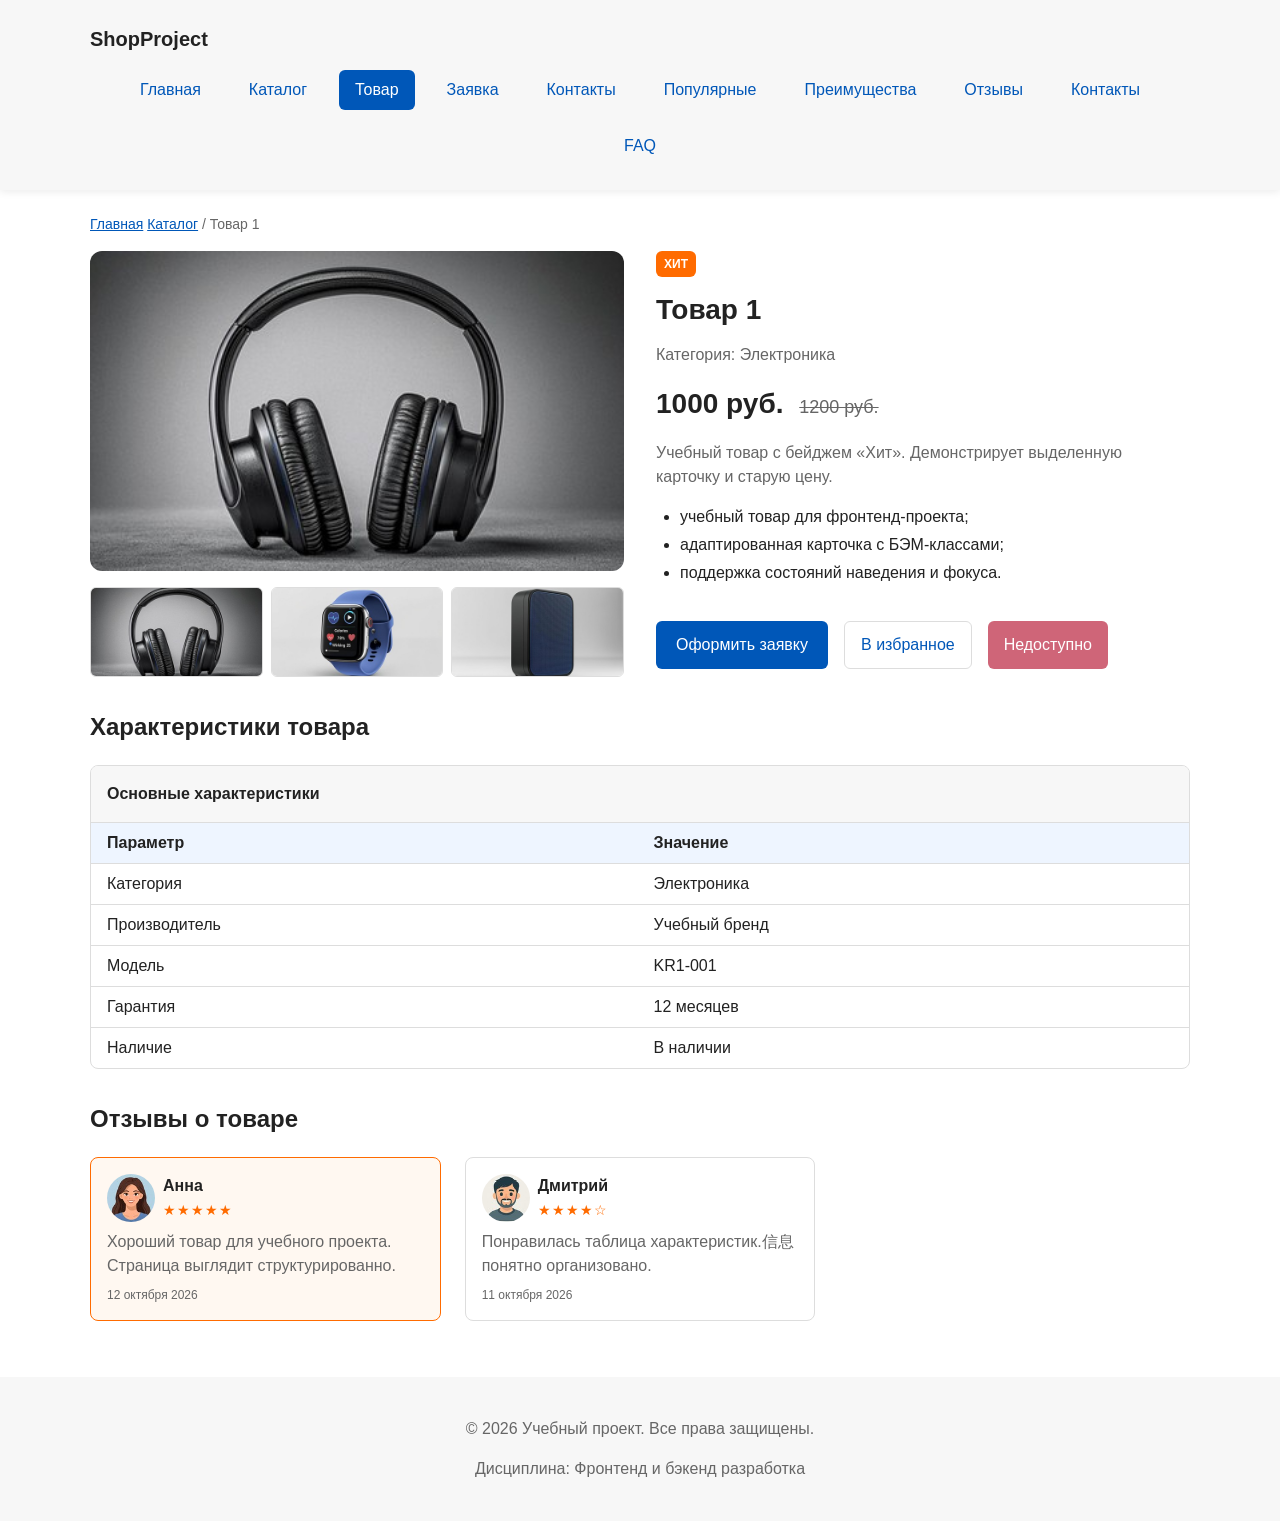
<file: product.html>
<!DOCTYPE html>
<html lang="ru">
<head>
    <meta charset="UTF-8">
    <meta name="viewport" content="width=device-width, initial-scale=1.0">
    <meta name="description" content="Страница карточки товара учебного интернет-магазина.">
    <title>Карточка товара — Учебный интернет-магазин</title>
    <link rel="stylesheet" href="css/style.css">
    <script src="js/main.js" defer></script>
</head>

<body>
    <header class="site-header">
        <div class="site-header__inner">
            <a class="site-header__logo" href="index.html">ShopProject</a>

            <nav class="site-nav" aria-label="Основная навигация">
                <ul class="site-nav__list">
                    <li class="site-nav__item">
                        <a class="site-nav__link" href="index.html">Главная</a>
                    </li>
                    <li class="site-nav__item">
                        <a class="site-nav__link" href="catalog.html">Каталог</a>
                    </li>
                    <li class="site-nav__item">
                        <a class="site-nav__link site-nav__link--active" href="product.html">Товар</a>
                    </li>
                    <li class="site-nav__item">
                        <a class="site-nav__link" href="order.html">Заявка</a>
                    </li>
                    <li class="site-nav__item">
                        <a class="site-nav__link" href="contacts.html">Контакты</a>
                    </li>
                    <li class="site-nav__item">
                        <a class="site-nav__link" href="index.html#popular">Популярные</a>
                    </li>
                    <li class="site-nav__item">
                        <a class="site-nav__link" href="index.html#advantages">Преимущества</a>
                    </li>
                    <li class="site-nav__item">
                        <a class="site-nav__link" href="index.html#reviews">Отзывы</a>
                    </li>
                    <li class="site-nav__item">
                        <a class="site-nav__link" href="index.html#contacts">Контакты</a>
                    </li>
                    <li class="site-nav__item">
                        <a class="site-nav__link" href="faq.html">FAQ</a>
                    </li>
                </ul>
            </nav>
        </div>
    </header>

    <main>
        <nav class="breadcrumbs" aria-label="Хлебные крошки">
            <a class="breadcrumbs__link" href="index.html">Главная</a>
            <a class="breadcrumbs__link" href="catalog.html">Каталог</a>
            <span class="breadcrumbs__current">Товар 1</span>
        </nav>

        <article class="product-detail">
            <div class="product-detail__media">
                <img
                    class="product-detail__image"
                    src="images/product-detail.jpg"
                    alt="Основное изображение товара 1"
                    width="800"
                    height="500"
                    loading="lazy"
                >

                <div class="product-detail__thumbs">
                    <img
                        class="product-detail__thumb"
                        src="images/product-1.jpg"
                        alt="Миниатюра товара 1, вариант 1"
                        width="400"
                        height="240"
                        loading="lazy"
                    >
                    <img
                        class="product-detail__thumb"
                        src="images/product-2.jpg"
                        alt="Миниатюра товара 1, вариант 2"
                        width="400"
                        height="240"
                        loading="lazy"
                    >
                    <img
                        class="product-detail__thumb"
                        src="images/product-3.jpg"
                        alt="Миниатюра товара 1, вариант 3"
                        width="400"
                        height="240"
                        loading="lazy"
                    >
                </div>
            </div>

            <div class="product-detail__info">
                <div class="product-detail__badges">
                    <span class="badge">Хит</span>
                    <span class="badge badge--new">Новинка</span>
                    <span class="badge badge--muted">В наличии</span>
                </div>

                <h1 class="product-detail__title">Товар 1</h1>

                <p class="product-detail__category">
                    Категория: Электроника
                </p>

                <p class="product-detail__price">
                    1000 руб.
                    <span class="product-detail__price--old">1200 руб.</span>
                </p>

                <p class="product-detail__description">
                    Это страница отдельной карточки товара. Здесь показаны изображение,
                    описание, цена, характеристики и кнопки действия. Такая структура
                    подходит для контрольной работы по многостраничному HTML/CSS-сайту.
                </p>

                <ul class="product-detail__features">
                    <li>учебный товар для фронтенд-проекта;</li>
                    <li>адаптированная карточка с БЭМ-классами;</li>
                    <li>поддержка состояний наведения и фокуса;</li>
                    <li>корректные подписи изображений через `alt`.</li>
                </ul>

                <div class="product-detail__actions">
                    <a class="button button--primary button--large" href="order.html">
                        Оформить заявку
                    </a>
                    <button class="button button--ghost" type="button">
                        В избранное
                    </button>
                    <button class="button button--danger" type="button" disabled>
                        Недоступно
                    </button>
                </div>
            </div>
        </article>

        <section class="section" id="characteristics">
            <h2>Характеристики товара</h2>

            <div class="table-wrapper">
                <table class="data-table">
                    <caption>Основные характеристики</caption>
                    <thead>
                        <tr>
                            <th scope="col">Параметр</th>
                            <th scope="col">Значение</th>
                        </tr>
                    </thead>
                    <tbody>
                        <tr>
                            <td>Категория</td>
                            <td>Электроника</td>
                        </tr>
                        <tr>
                            <td>Производитель</td>
                            <td>Учебный бренд</td>
                        </tr>
                        <tr>
                            <td>Модель</td>
                            <td>KR1-001</td>
                        </tr>
                        <tr>
                            <td>Цена</td>
                            <td>1000 руб.</td>
                        </tr>
                        <tr>
                            <td>Наличие</td>
                            <td>В наличии</td>
                        </tr>
                        <tr>
                            <td>Гарантия</td>
                            <td>12 месяцев</td>
                        </tr>
                    </tbody>
                </table>
            </div>
        </section>

        <section class="section" id="product-reviews">
            <h2>Отзывы о товаре</h2>

            <div class="reviews-grid">
                <article class="review-card review-card--highlight">
                    <div class="review-card__header">
                        <img
                            class="review-card__avatar"
                            src="images/review-1.jpg"
                            alt="Фотография автора отзыва"
                            width="80"
                            height="80"
                            loading="lazy"
                        >
                        <div>
                            <p class="review-card__author">Анна</p>
                            <span class="review-card__rating" aria-label="Оценка 5 из 5">★★★★★</span>
                        </div>
                    </div>
                    <p class="review-card__text">
                        Хороший товар для учебного проекта. Страница выглядит структурированно.
                    </p>
                    <p class="review-card__date">12 октября 2026</p>
                </article>

                <article class="review-card">
                    <div class="review-card__header">
                        <img
                            class="review-card__avatar"
                            src="images/review-2.jpg"
                            alt="Фотография автора отзыва"
                            width="80"
                            height="80"
                            loading="lazy"
                        >
                        <div>
                            <p class="review-card__author">Дмитрий</p>
                            <span class="review-card__rating" aria-label="Оценка 4 из 5">★★★★☆</span>
                        </div>
                    </div>
                    <p class="review-card__text">
                        Понравилась таблица характеристик.信息 понятно организовано.
                    </p>
                    <p class="review-card__date">11 октября 2026</p>
                </article>
            </div>
        </section>
    </main>

    <footer class="site-footer">
        <p>&copy; 2026 Учебный проект. Все права защищены.</p>
        <p>Дисциплина: Фронтенд и бэкенд разработка</p>
    </footer>

    <button class="scroll-top-button" id="scroll-top-button" type="button" aria-label="Наверх">
        ↑
    </button>
</body>
</html>
</file>
<file: css/style.css>
/*===============================
1. Переменные проекта
===============================*/
:root {
    --color-bg: #ffffff;
    --color-text: #222222;
    --color-muted: #666666;
    --color-primary: #0057b8;
    --color-primary-dark: #003f86;
    --color-border: #dddddd;
    --color-surface: #f7f7f7;
    --color-surface-accent: #eef5ff;
    --color-danger: #b00020;
    --color-success: #168a2f;
    --color-success-bg: #eefaf0;
    --color-white: #ffffff;
    --color-badge: #ff6b00;
    --color-badge-sale: #b00020;

    --space-xs: 4px;
    --space-sm: 8px;
    --space-md: 16px;
    --space-lg: 24px;
    --space-xl: 32px;

    --radius-sm: 6px;
    --radius-md: 8px;
    --radius-lg: 12px;

    --container-width: 1100px;
}

/*===============================
2. Базовые стили
===============================*/
* {
    box-sizing: border-box;
}

html {
    scroll-behavior: smooth;
}

:target {
    outline: 2px dashed var(--color-primary);
    outline-offset: 4px;
}

body {
    margin: 0;
    font-family: Arial, sans-serif;
    line-height: 1.5;
    color: var(--color-text);
    background-color: var(--color-bg);
}

main,
footer {
    padding: var(--space-lg);
}

/*===============================
3. Общие элементы интерфейса
===============================*/
a {
    color: var(--color-primary);
}

a:hover {
    color: var(--color-primary-dark);
}

a:focus-visible {
    outline: 2px solid var(--color-primary);
    outline-offset: 3px;
}

.button {
    display: inline-block;
    padding: var(--space-sm) var(--space-md);
    border: none;
    border-radius: var(--radius-sm);
    font: inherit;
    text-decoration: none;
    cursor: pointer;
}

.button--primary {
    color: var(--color-white);
    background-color: var(--color-primary);
}

.button--primary:hover {
    background-color: var(--color-primary-dark);
}

.button--secondary {
    color: var(--color-primary);
    background-color: transparent;
    border: 1px solid var(--color-primary);
}

.button--secondary:hover {
    color: var(--color-white);
    background-color: var(--color-primary);
}

.button:focus-visible {
    outline: 2px solid var(--color-primary);
    outline-offset: 3px;
}

.button:disabled,
.button--disabled {
    opacity: 0.6;
    cursor: not-allowed;
}

/*===============================
4. Блок site-header
===============================*/
.site-header {
    position: sticky;
    top: 0;
    z-index: 900;
    background-color: var(--color-surface);
    padding: var(--space-lg);
    box-shadow: 0 2px 8px rgba(0, 0, 0, 0.08);
}

.site-header__inner {
    max-width: var(--container-width);
    margin: 0 auto;
    display: flex;
    justify-content: space-between;
    align-items: center;
    flex-wrap: wrap;
    gap: var(--space-md);
}

.site-header__logo {
    font-weight: 700;
    font-size: 20px;
    color: var(--color-text);
    text-decoration: none;
}

/*===============================
5. Блок site-nav
===============================*/
.site-nav__list {
    display: flex;
    flex-wrap: wrap;
    justify-content: center;
    align-items: center;
    gap: var(--space-md);
    padding: 0;
    margin: 0;
    list-style: none;
}

.site-nav__link {
    display: inline-block;
    padding: var(--space-sm) var(--space-md);
    color: var(--color-primary);
    text-decoration: none;
    border-radius: var(--radius-sm);
}

.site-nav__link:hover {
    color: var(--color-white);
    background-color: var(--color-primary);
}

.site-nav__link:focus-visible {
    outline: 2px solid var(--color-primary);
    outline-offset: 3px;
}

.site-nav__link--active {
    color: var(--color-white);
    background-color: var(--color-primary);
}

/*===============================
6. Блок hero
===============================*/
.hero {
    max-width: var(--container-width);
    margin: var(--space-xl) auto;
    padding: var(--space-xl) var(--space-lg);
    background-color: var(--color-surface-accent);
    border-radius: var(--radius-lg);
}

/*===============================
7. Блок section
===============================*/
.section {
    max-width: var(--container-width);
    margin: 0 auto var(--space-xl);
}

.section h2 {
    margin-top: 0;
}

/*===============================
8. Блок advantages
===============================*/
.advantages {
    padding-left: var(--space-lg);
}

.advantages__item {
    margin-bottom: var(--space-sm);
}

/*===============================
9. Блок contacts-list
===============================*/
.contacts-list {
    padding-left: var(--space-lg);
}

.contacts-list__item {
    margin-bottom: var(--space-sm);
}

/*===============================
10. Блок products-grid
===============================*/
.products-grid {
    display: grid;
    grid-template-columns: repeat(3, 1fr);
    gap: var(--space-lg);
}

/*===============================
11. Блок product-card
===============================*/
.product-card {
    position: relative;
    display: flex;
    flex-direction: column;
    gap: var(--space-sm);
    padding: var(--space-md);
    border: 1px solid var(--color-border);
    border-radius: var(--radius-md);
    background-color: var(--color-bg);
}

.product-card:hover {
    border-color: var(--color-primary);
    box-shadow: 0 4px 12px rgba(0, 87, 184, 0.1);
}

.product-card--featured {
    border-color: var(--color-primary);
}

.product-card--discount {
    border-color: var(--color-danger);
}

.product-card__img {
    width: 100%;
    height: 160px;
    background-color: var(--color-surface);
    border-radius: var(--radius-sm);
}

.product-card__title {
    margin: 0;
    font-size: 18px;
    color: var(--color-text);
}

.product-card__description {
    margin: 0;
    color: var(--color-muted);
    flex-grow: 1;
}

.product-card__price {
    margin: 0;
    font-size: 20px;
    font-weight: 700;
    color: var(--color-text);
}

.product-card__price--discount {
    color: var(--color-danger);
}

.product-card__button {
    margin-top: auto;
    align-self: flex-start;
}

.product-card__badge {
    position: absolute;
    top: 12px;
    right: 12px;
    padding: var(--space-xs) var(--space-sm);
    background-color: var(--color-badge);
    color: var(--color-white);
    font-size: 12px;
    font-weight: 700;
    border-radius: var(--radius-sm);
    text-transform: uppercase;
}

.product-card__badge--sale {
    background-color: var(--color-badge-sale);
}

/*===============================
12. Блок catalog-layout
===============================*/
.catalog-layout {
    max-width: var(--container-width);
    margin: 0 auto var(--space-xl);
    display: grid;
    grid-template-columns: 260px 1fr;
    grid-template-areas: "filters products";
    gap: var(--space-lg);
}

.catalog-filters {
    grid-area: filters;
    padding: var(--space-md);
    border: 1px solid var(--color-border);
    border-radius: var(--radius-md);
    background-color: var(--color-surface);
}

.catalog-products {
    grid-area: products;
}

/*===============================
13. Блок filters-form
===============================*/
.filters-form {
    display: grid;
    gap: var(--space-md);
}

.filters-form__fieldset {
    margin: 0;
    padding: var(--space-md);
    border: 1px solid var(--color-border);
    border-radius: var(--radius-sm);
}

.filters-form__legend {
    font-weight: 700;
}

.filters-form__label {
    display: block;
    margin-bottom: var(--space-sm);
}

.filters-form__input {
    width: 100%;
    padding: 8px 10px;
    border: 1px solid var(--color-border);
    border-radius: var(--radius-sm);
    font: inherit;
}

.filters-form__checkbox {
    width: auto;
}

/*===============================
14. Блок aside-info
===============================*/
.aside-info {
    max-width: var(--container-width);
    margin: 0 auto var(--space-xl);
    padding: var(--space-md);
    border-left: 4px solid var(--color-primary);
    background-color: var(--color-surface);
}

/*===============================
15. Блок site-footer
===============================*/
.site-footer {
    background-color: var(--color-surface);
    text-align: center;
    color: var(--color-muted);
}

/*===============================
16. Блок scroll-top-button
===============================*/
.scroll-top-button {
    position: fixed;
    bottom: 24px;
    right: 24px;
    width: 48px;
    height: 48px;
    border: none;
    border-radius: 50%;
    background-color: var(--color-primary);
    color: var(--color-white);
    font-size: 20px;
    cursor: pointer;
    box-shadow: 0 4px 12px rgba(0, 0, 0, 0.2);
    display: none;
    align-items: center;
    justify-content: center;
}

.scroll-top-button:hover {
    background-color: var(--color-primary-dark);
}

.scroll-top-button:focus-visible {
    outline: 2px solid var(--color-primary);
    outline-offset: 3px;
}

.scroll-top-button--visible {
    display: flex;
}

/*===============================
17. Блок breadcrumbs
===============================*/
.breadcrumbs {
    max-width: var(--container-width);
    margin: 0 auto var(--space-md);
    font-size: 14px;
    color: var(--color-muted);
}

.breadcrumbs__link {
    color: var(--color-primary);
}

.breadcrumbs__current::before {
    content: " / ";
    color: var(--color-muted);
}

/*===============================
18. Блок order-dialog
===============================*/
.order-dialog {
    width: min(100% - 32px, 560px);
    padding: var(--space-lg);
    border: none;
    border-radius: var(--radius-lg);
}

.order-dialog::backdrop {
    background-color: rgba(0, 0, 0, 0.5);
}

.order-dialog__title {
    margin-top: 0;
}

/*===============================
19. Блок order-form
===============================*/
.order-form__field {
    margin-bottom: var(--space-md);
}

.order-form__label {
    display: block;
    margin-bottom: var(--space-xs);
}

.order-form__label--checkbox {
    display: flex;
    align-items: center;
    gap: var(--space-sm);
    margin-bottom: 0;
}

.order-form__input,
.order-form__select,
.order-form__textarea {
    width: 100%;
    padding: 10px 12px;
    border: 1px solid var(--color-border);
    border-radius: var(--radius-sm);
    font: inherit;
}

.order-form__checkbox {
    width: auto;
}

.order-form__hint {
    display: block;
    margin-top: var(--space-xs);
    color: var(--color-muted);
}

.order-form__input:hover,
.order-form__select:hover,
.order-form__textarea:hover {
    border-color: var(--color-primary);
}

.order-form__input:focus-visible,
.order-form__select:focus-visible,
.order-form__textarea:focus-visible {
    outline: 2px solid var(--color-primary);
    outline-offset: 3px;
}

.order-form__input[aria-invalid="true"],
.order-form__select[aria-invalid="true"],
.order-form__textarea[aria-invalid="true"] {
    border-color: var(--color-danger);
}

.order-form__actions {
    display: flex;
    gap: var(--space-md);
    margin-top: var(--space-lg);
}

/*===============================
20. Блок success-message
===============================*/
.success-message {
    max-width: var(--container-width);
    margin: var(--space-lg) auto;
    padding: var(--space-md);
    border-left: 4px solid var(--color-success);
    background-color: var(--color-success-bg);
}
/*===============================
21. Финальные доработки для КР №1
===============================*/

/* Изображения в карточках */
.product-card__img {
    display: block;
    width: 100%;
    height: 180px;
    object-fit: cover;
    border-radius: var(--radius-sm);
    background-color: var(--color-surface);
}

.product-card__category {
    margin: 0;
    font-size: 12px;
    text-transform: uppercase;
    letter-spacing: 0.4px;
    color: var(--color-muted);
}

.product-card__old-price {
    margin-left: var(--space-sm);
    font-size: 14px;
    font-weight: 400;
    color: var(--color-muted);
    text-decoration: line-through;
}

.product-card__actions {
    display: flex;
    flex-wrap: wrap;
    gap: var(--space-sm);
    margin-top: auto;
}

.product-card__actions .button {
    margin-top: 0;
}

/* Варианты карточек через БЭМ-модификаторы */
.product-card--new {
    border-color: var(--color-success);
}

.product-card--discount {
    border-color: var(--color-danger);
}

.product-card--unavailable {
    opacity: 0.75;
}

.product-card--unavailable .product-card__img {
    filter: grayscale(1);
}

.product-card:focus-within {
    outline: 2px solid var(--color-primary);
    outline-offset: 4px;
}

.product-card:active {
    transform: translateY(1px);
}

/* Бейджи */
.badge {
    display: inline-block;
    padding: var(--space-xs) var(--space-sm);
    border-radius: var(--radius-sm);
    color: var(--color-white);
    background-color: var(--color-badge);
    font-size: 12px;
    font-weight: 700;
    text-transform: uppercase;
}

.badge--sale {
    background-color: var(--color-badge-sale);
}

.badge--new {
    background-color: var(--color-success);
}

.badge--muted {
    background-color: var(--color-muted);
}

/* Дополнительные состояния кнопок */
.button:active {
    transform: translateY(1px);
}

.button--large {
    padding: 12px 20px;
    font-size: 16px;
}

.button--danger {
    color: var(--color-white);
    background-color: var(--color-danger);
}

.button--danger:hover {
    background-color: #8a0018;
}

.button--ghost {
    color: var(--color-primary);
    background-color: transparent;
    border: 1px solid var(--color-border);
}

.button--ghost:hover {
    color: var(--color-white);
    background-color: var(--color-primary);
    border-color: var(--color-primary);
}

/* Блок отзывов */
.reviews-grid {
    display: grid;
    grid-template-columns: repeat(3, 1fr);
    gap: var(--space-lg);
}

.review-card {
    display: flex;
    flex-direction: column;
    gap: var(--space-sm);
    padding: var(--space-md);
    border: 1px solid var(--color-border);
    border-radius: var(--radius-md);
    background-color: var(--color-bg);
}

.review-card:hover {
    border-color: var(--color-primary);
    box-shadow: 0 4px 12px rgba(0, 87, 184, 0.1);
}

.review-card--highlight {
    border-color: var(--color-badge);
    background-color: #fff8f1;
}

.review-card__header {
    display: flex;
    align-items: center;
    gap: var(--space-sm);
}

.review-card__avatar {
    width: 48px;
    height: 48px;
    border-radius: 50%;
    object-fit: cover;
    background-color: var(--color-surface);
}

.review-card__author {
    margin: 0;
    font-weight: 700;
}

.review-card__rating {
    color: var(--color-badge);
    font-size: 14px;
    letter-spacing: 1px;
}

.review-card__text {
    margin: 0;
    color: var(--color-muted);
    flex-grow: 1;
}

.review-card__date {
    margin: 0;
    font-size: 12px;
    color: var(--color-muted);
}

/* Таблицы */
.table-wrapper {
    width: 100%;
    overflow-x: auto;
    border: 1px solid var(--color-border);
    border-radius: var(--radius-md);
    background-color: var(--color-bg);
}

.data-table {
    width: 100%;
    min-width: 560px;
    border-collapse: collapse;
}

.data-table caption {
    caption-side: top;
    text-align: left;
    padding: var(--space-md);
    font-weight: 700;
    background-color: var(--color-surface);
    border-bottom: 1px solid var(--color-border);
}

.data-table th,
.data-table td {
    padding: var(--space-sm) var(--space-md);
    border-bottom: 1px solid var(--color-border);
    text-align: left;
    vertical-align: top;
}

.data-table thead th {
    background-color: var(--color-surface-accent);
    font-weight: 700;
}

.data-table tbody tr:hover {
    background-color: var(--color-surface);
}

.data-table tbody tr:last-child td {
    border-bottom: none;
}

.comparison-table__cell--selected {
    background-color: var(--color-surface-accent);
    font-weight: 700;
}

/* Страница товара */
.product-detail {
    max-width: var(--container-width);
    margin: 0 auto var(--space-xl);
    display: grid;
    grid-template-columns: minmax(280px, 1fr) minmax(300px, 1fr);
    gap: var(--space-xl);
}

.product-detail__media {
    display: flex;
    flex-direction: column;
    gap: var(--space-md);
}

.product-detail__image {
    display: block;
    width: 100%;
    height: auto;
    object-fit: cover;
    border-radius: var(--radius-lg);
    background-color: var(--color-surface);
}

.product-detail__thumbs {
    display: grid;
    grid-template-columns: repeat(3, 1fr);
    gap: var(--space-sm);
}

.product-detail__thumb {
    width: 100%;
    height: 90px;
    object-fit: cover;
    border: 1px solid var(--color-border);
    border-radius: var(--radius-sm);
    background-color: var(--color-surface);
}

.product-detail__info {
    display: flex;
    flex-direction: column;
    gap: var(--space-md);
}

.product-detail__badges {
    display: flex;
    flex-wrap: wrap;
    gap: var(--space-sm);
}

.product-detail__title {
    margin: 0;
    font-size: 28px;
    line-height: 1.2;
}

.product-detail__category {
    margin: 0;
    color: var(--color-muted);
}

.product-detail__price {
    margin: 0;
    font-size: 28px;
    font-weight: 700;
}

.product-detail__price--old {
    margin-left: var(--space-sm);
    font-size: 18px;
    font-weight: 400;
    color: var(--color-muted);
    text-decoration: line-through;
}

.product-detail__description {
    margin: 0;
    color: var(--color-muted);
}

.product-detail__features {
    margin: 0;
    padding-left: var(--space-lg);
}

.product-detail__features li {
    margin-bottom: var(--space-xs);
}

.product-detail__actions {
    display: flex;
    flex-wrap: wrap;
    gap: var(--space-md);
    margin-top: var(--space-md);
}

/* Страница заявки */
.order-page {
    max-width: 820px;
    margin: 0 auto var(--space-xl);
}

.order-form__fieldset {
    margin: 0 0 var(--space-md);
    padding: var(--space-md);
    border: 1px solid var(--color-border);
    border-radius: var(--radius-md);
}

.order-form__legend {
    padding: 0 var(--space-sm);
    font-weight: 700;
}

.order-form__row {
    display: grid;
    grid-template-columns: repeat(2, 1fr);
    gap: var(--space-md);
}

.order-form__actions {
    display: flex;
    flex-wrap: wrap;
    gap: var(--space-md);
    margin-top: var(--space-lg);
}

/* Фиксированная кнопка "Наверх" поверх остальных элементов */
.scroll-top-button {
    z-index: 1000;
}
/* Бейдж всегда поверх контента карточки (чинит filter на img) */
.product-card__badge {
    z-index: 2;
}

/* Серая плашка для недоступного товара */
.product-card__badge--out {
    background-color: var(--color-muted);
}
/* Фикс: кнопки «Заказать» и «Подробнее» в один ряд, без переноса */
.product-card__actions {
    flex-wrap: nowrap;
}

.product-card__actions .button,
.product-card__actions .product-card__button {
    margin-top: 0;
    flex: 0 1 auto;
    white-space: nowrap;
    padding: var(--space-xs) var(--space-sm);
    font-size: 14px;
}
/*===============================
22. Блок faq (аккордеон на details/summary)
===============================*/
.faq {
    max-width: var(--container-width);
    margin: 0 auto var(--space-xl);
}

.faq__list {
    display: grid;
    gap: var(--space-md);
}

.faq__item {
    border: 1px solid var(--color-border);
    border-radius: var(--radius-md);
    background-color: var(--color-bg);
    overflow: hidden;
}

.faq__item[open] {
    border-color: var(--color-primary);
}

.faq__question {
    display: flex;
    justify-content: space-between;
    align-items: center;
    gap: var(--space-md);
    padding: var(--space-md);
    margin: 0;
    font-weight: 700;
    color: var(--color-text);
    cursor: pointer;
    list-style: none;
}

.faq__question::-webkit-details-marker {
    display: none;
}

.faq__question::after {
    content: "+";
    flex-shrink: 0;
    width: 24px;
    height: 24px;
    display: inline-flex;
    align-items: center;
    justify-content: center;
    border-radius: var(--radius-sm);
    background-color: var(--color-surface-accent);
    color: var(--color-primary);
    font-size: 18px;
    line-height: 1;
}

.faq__item[open] .faq__question::after {
    content: "\2212";
    background-color: var(--color-primary);
    color: var(--color-white);
}

.faq__question:hover {
    background-color: var(--color-surface);
}

.faq__question:focus-visible {
    outline: 2px solid var(--color-primary);
    outline-offset: -2px;
}

.faq__answer {
    padding: 0 var(--space-md) var(--space-md);
    color: var(--color-muted);
}

.faq__answer p {
    margin: 0 0 var(--space-sm);
}

.faq__answer p:last-child {
    margin-bottom: 0;
}

.faq__answer code {
    padding: 2px 6px;
    border-radius: var(--radius-sm);
    background-color: var(--color-surface);
    font-family: Consolas, monospace;
    font-size: 13px;
    color: var(--color-primary-dark);
}
.section,
.hero,
.site-footer {
    scroll-margin-top: 100px;
}
</file>
